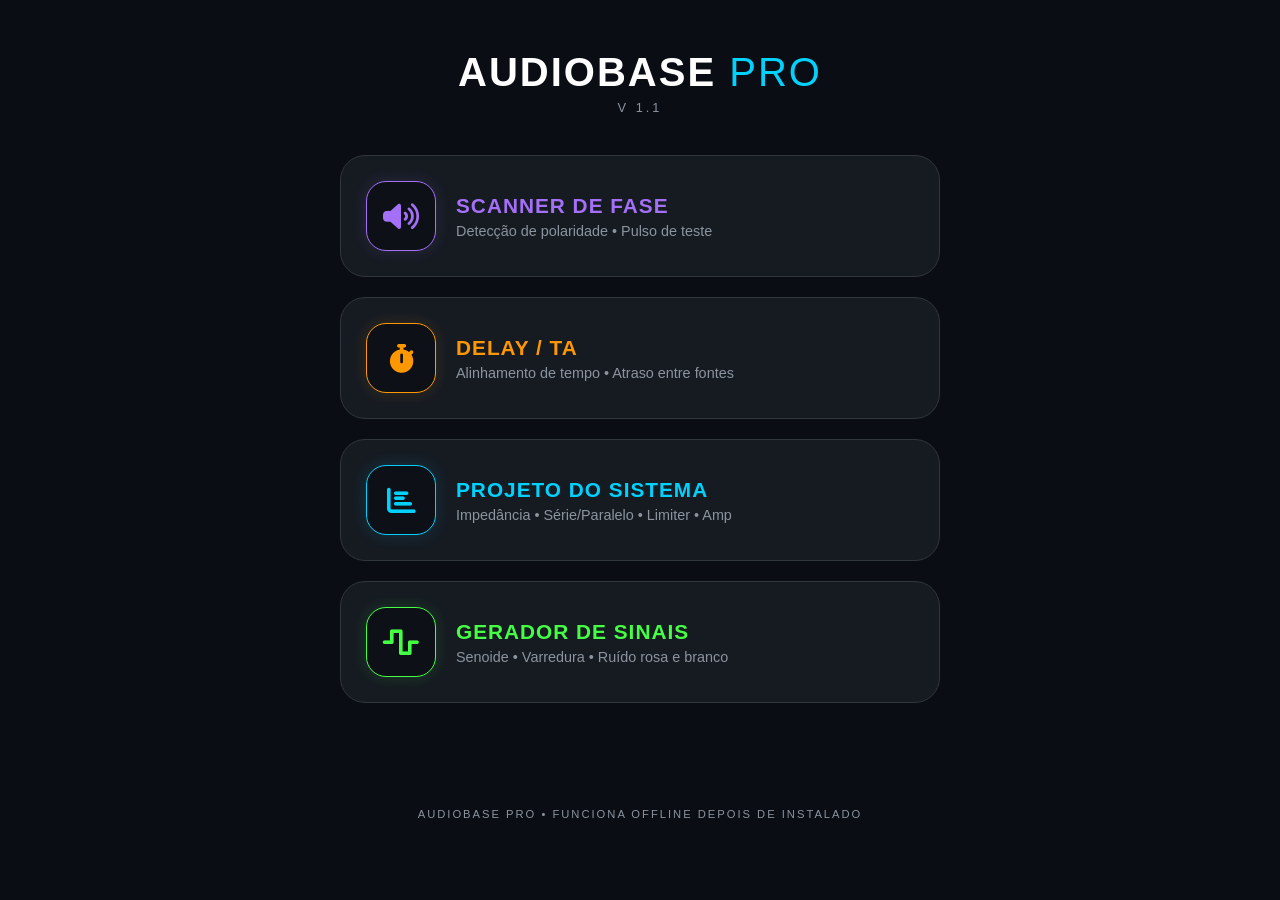
<file: index.html>
<!DOCTYPE html>
<html lang="pt-br">
<head>
    <meta charset="UTF-8">
    <meta name="viewport" content="width=device-width, initial-scale=1.0, viewport-fit=cover">
    <meta name="theme-color" content="#0a0e14">
    <meta name="description" content="Ferramentas de áudio profissional: detector de polaridade, delay, projeto de amplificação e gerador de sinais.">
    <meta name="apple-mobile-web-app-capable" content="yes">
    <meta name="apple-mobile-web-app-status-bar-style" content="black-translucent">
    <meta name="apple-mobile-web-app-title" content="AudioBase">
    <title>AudioBase Pro</title>
    <link rel="manifest" href="manifest.json">
    <link rel="icon" href="icons/icon.svg" type="image/svg+xml">
    <link rel="apple-touch-icon" href="icons/icon-192.png">
    <link rel="stylesheet" href="https://cdnjs.cloudflare.com/ajax/libs/font-awesome/6.5.2/css/all.min.css">
    <link rel="stylesheet" href="style.css">
    <style>
        header { text-align: center; margin: 50px 0 40px; }
        header h1 { font-size: 2.5rem; letter-spacing: 2px; margin: 0 0 5px; }
        header h1 span { color: var(--cyan); font-weight: 300; }
        header p { color: var(--dim); font-size: 0.8rem; letter-spacing: 3px; text-transform: uppercase; margin: 0; }

        .menu { width: 90%; max-width: 600px; display: flex; flex-direction: column; gap: 20px; }

        .card {
            background: var(--card); border: 1px solid var(--border); border-radius: 25px; padding: 25px;
            display: flex; align-items: center; gap: 20px; text-decoration: none; color: inherit;
            transition: transform 0.2s, border-color 0.2s, background 0.2s;
        }
        .card:hover { transform: translateY(-5px); border-color: #58a6ff66; background: var(--card-hover); }

        .icon-box {
            width: 70px; height: 70px; flex-shrink: 0; border-radius: 20px;
            display: flex; align-items: center; justify-content: center; font-size: 1.8rem;
            background: var(--field); border: 1px solid var(--c); color: var(--c);
            box-shadow: 0 0 15px color-mix(in srgb, var(--c) 15%, transparent);
        }
        .card h2 { margin: 0; font-size: 1.3rem; text-transform: uppercase; letter-spacing: 1px; color: var(--c); }
        .card p { margin: 5px 0 0; color: var(--dim); font-size: 0.9rem; }

        .c-orange { --c: var(--orange); }
        .c-cyan   { --c: var(--cyan); }
        .c-purple { --c: var(--purple); }
        .c-green  { --c: var(--green); }

        footer { margin-top: auto; padding: 30px; color: var(--dim); font-size: 0.7rem; letter-spacing: 2px; text-transform: uppercase; text-align: center; }
        #update { display: none; margin-top: 10px; }
        #update button { background: var(--cyan); color: #000; border: 0; border-radius: 20px; padding: 8px 16px; font-weight: bold; cursor: pointer; }

        @media (max-width: 420px) {
            .card { padding: 18px; gap: 15px; }
            .icon-box { width: 56px; height: 56px; font-size: 1.4rem; }
            .card h2 { font-size: 1.05rem; }
            .card p { font-size: 0.8rem; }
        }
    </style>
</head>
<body>

    <header>
        <h1>AUDIOBASE <span>PRO</span></h1>
        <p>V 1.1</p>
    </header>

    <nav class="menu">
        <a href="fase.html" class="card c-purple">
            <div class="icon-box"><i class="fas fa-volume-high"></i></div>
            <div><h2>Scanner de Fase</h2><p>Detecção de polaridade • Pulso de teste</p></div>
        </a>

        <a href="delay.html" class="card c-orange">
            <div class="icon-box"><i class="fas fa-stopwatch"></i></div>
            <div><h2>Delay / TA</h2><p>Alinhamento de tempo • Atraso entre fontes</p></div>
        </a>

        <a href="projeto.html" class="card c-cyan">
            <div class="icon-box"><i class="fas fa-chart-bar"></i></div>
            <div><h2>Projeto do Sistema</h2><p>Impedância • Série/Paralelo • Limiter • Amp</p></div>
        </a>

        <a href="gerador.html" class="card c-green">
            <div class="icon-box"><i class="fas fa-wave-square"></i></div>
            <div><h2>Gerador de Sinais</h2><p>Senoide • Varredura • Ruído rosa e branco</p></div>
        </a>
    </nav>

    <footer>
        AudioBase Pro • Funciona offline depois de instalado
        <div id="update">Nova versão disponível <button onclick="location.reload()">Atualizar</button></div>
    </footer>

    <script>
        // Registra o service worker e avisa quando houver versão nova
        if ('serviceWorker' in navigator) {
            navigator.serviceWorker.register('sw.js').then(reg => {
                reg.addEventListener('updatefound', () => {
                    const w = reg.installing;
                    w && w.addEventListener('statechange', () => {
                        if (w.state === 'installed' && navigator.serviceWorker.controller) {
                            document.getElementById('update').style.display = 'block';
                        }
                    });
                });
            }).catch(() => {});
        }
    </script>
</body>
</html>
</file>
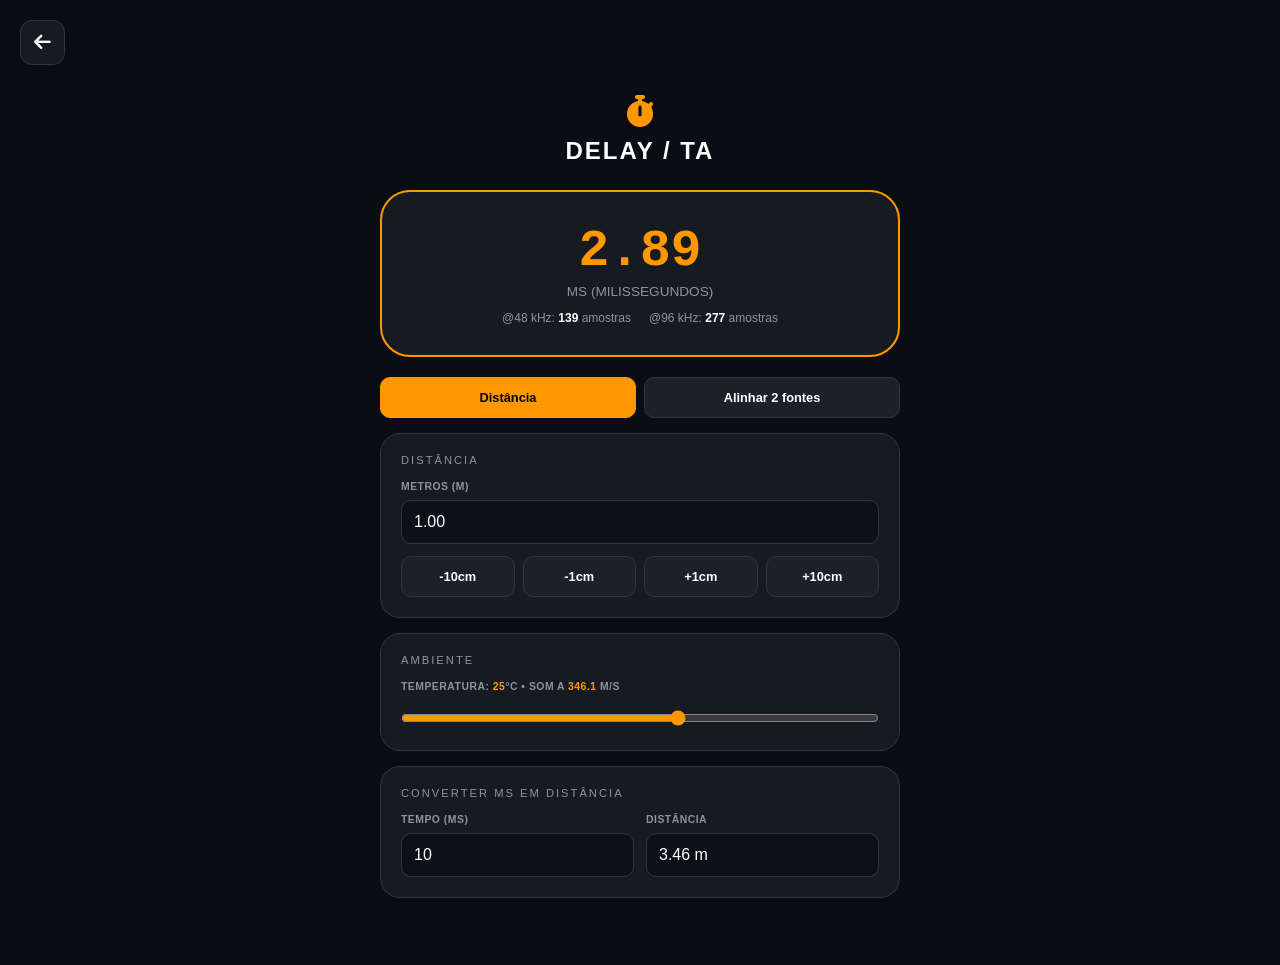
<file: delay.html>
<!DOCTYPE html>
<html lang="pt-br">
<head>
    <meta charset="UTF-8">
    <meta name="viewport" content="width=device-width, initial-scale=1.0, viewport-fit=cover">
    <meta name="theme-color" content="#0a0e14">
    <title>Delay / TA - AudioBase Pro</title>
    <link rel="manifest" href="manifest.json">
    <link rel="apple-touch-icon" href="icons/icon-192.png">
    <link rel="stylesheet" href="https://cdnjs.cloudflare.com/ajax/libs/font-awesome/6.5.2/css/all.min.css">
    <link rel="stylesheet" href="style.css">
    <style>
        .res-main { font-size: 3.2rem; font-family: ui-monospace, Menlo, monospace; }
        .res-extra { display: flex; justify-content: center; gap: 18px; margin-top: 12px; color: var(--dim); font-size: 0.75rem; flex-wrap: wrap; }
        .res-extra b { color: var(--text); }
        .fine-tune { display: grid; grid-template-columns: repeat(4, 1fr); gap: 8px; margin-top: 12px; }
        .tabs { display: grid; grid-template-columns: 1fr 1fr; gap: 8px; margin-bottom: 15px; }
        .who { margin-top: 12px; font-size: 0.85rem; color: var(--text); text-align: center; }
        .who b { color: var(--accent); }
        .hidden { display: none; }
    </style>
</head>
<body class="theme-orange">
    <div class="top-bar">
        <a href="index.html" class="btn-back" aria-label="Voltar"><i class="fas fa-arrow-left"></i></a>
    </div>

    <div class="container">
        <div class="header-page"><i class="fas fa-stopwatch"></i><h1>Delay / TA</h1></div>

        <div class="res-display">
            <div class="res-main" id="res-ms">0.00</div>
            <div class="res-unit">ms (milissegundos)</div>
            <div class="res-extra">
                <span>@48 kHz: <b id="res-s48">0</b> amostras</span>
                <span>@96 kHz: <b id="res-s96">0</b> amostras</span>
            </div>
            <div class="who hidden" id="who"></div>
        </div>

        <div class="tabs">
            <button class="btn-small active" id="tab-dist" onclick="setMode('dist')">Distância</button>
            <button class="btn-small" id="tab-diff" onclick="setMode('diff')">Alinhar 2 fontes</button>
        </div>

        <!-- Modo 1: uma distância -->
        <div class="control-group" id="mode-dist">
            <span class="section-label">Distância</span>
            <label for="dist">Metros (m)</label>
            <input type="number" id="dist" value="1.00" step="0.01" min="0" inputmode="decimal">
            <div class="fine-tune">
                <button class="btn-small" onclick="ajustar('dist', -0.1)">-10cm</button>
                <button class="btn-small" onclick="ajustar('dist', -0.01)">-1cm</button>
                <button class="btn-small" onclick="ajustar('dist', 0.01)">+1cm</button>
                <button class="btn-small" onclick="ajustar('dist', 0.1)">+10cm</button>
            </div>
        </div>

        <!-- Modo 2: diferença entre duas caixas até o ponto de escuta -->
        <div class="control-group hidden" id="mode-diff">
            <span class="section-label">Distância até o ponto de escuta</span>
            <div class="row">
                <div>
                    <label for="dist-a">Fonte A (ex.: PA) m</label>
                    <input type="number" id="dist-a" value="20.00" step="0.01" min="0" inputmode="decimal">
                </div>
                <div>
                    <label for="dist-b">Fonte B (ex.: torre/sub) m</label>
                    <input type="number" id="dist-b" value="8.00" step="0.01" min="0" inputmode="decimal">
                </div>
            </div>
            <div class="note"><i class="fas fa-info-circle"></i> O delay vai na fonte mais próxima, para o som dela chegar junto com o da fonte mais distante.</div>
        </div>

        <div class="control-group">
            <span class="section-label">Ambiente</span>
            <label for="temp">Temperatura: <span id="temp-val" style="color: var(--accent);">25</span>°C • Som a <span id="c-val" style="color: var(--accent);">346.1</span> m/s</label>
            <input type="range" id="temp" min="-10" max="50" value="25">
        </div>

        <div class="control-group">
            <span class="section-label">Converter ms em distância</span>
            <div class="row">
                <div>
                    <label for="ms-in">Tempo (ms)</label>
                    <input type="number" id="ms-in" value="10" step="0.01" min="0" inputmode="decimal">
                </div>
                <div>
                    <label>Distância</label>
                    <input type="text" id="ms-out" readonly>
                </div>
            </div>
        </div>
    </div>

    <script>
        let mode = 'dist';
        const $ = id => document.getElementById(id);

        // Velocidade do som no ar (m/s). Fórmula exata para gás ideal:
        // c = 331.3 * sqrt(1 + T/273.15)
        function speedOfSound(tempC) {
            return 331.3 * Math.sqrt(1 + tempC / 273.15);
        }

        function num(id) {
            const v = parseFloat($(id).value);
            return isNaN(v) || v < 0 ? 0 : v;
        }

        function calcular() {
            const temp = parseFloat($('temp').value);
            const c = speedOfSound(temp);
            $('temp-val').textContent = temp;
            $('c-val').textContent = c.toFixed(1);

            let metros;
            const who = $('who');
            if (mode === 'dist') {
                metros = num('dist');
                who.classList.add('hidden');
            } else {
                const a = num('dist-a'), b = num('dist-b');
                metros = Math.abs(a - b);
                who.classList.remove('hidden');
                if (a === b) who.innerHTML = 'As duas fontes já estão alinhadas.';
                else who.innerHTML = `Aplique o delay na <b>Fonte ${a > b ? 'B' : 'A'}</b> (a mais próxima).`;
            }

            const ms = (metros / c) * 1000;
            $('res-ms').textContent = ms.toFixed(2);
            $('res-s48').textContent = Math.round(ms * 48);
            $('res-s96').textContent = Math.round(ms * 96);

            // Conversor inverso
            const m = num('ms-in') / 1000 * c;
            $('ms-out').value = m.toFixed(2) + ' m';
        }

        function ajustar(id, val) {
            const input = $(id);
            input.value = Math.max(0, (parseFloat(input.value) || 0) + val).toFixed(2);
            calcular();
        }

        function setMode(m) {
            mode = m;
            $('mode-dist').classList.toggle('hidden', m !== 'dist');
            $('mode-diff').classList.toggle('hidden', m !== 'diff');
            $('tab-dist').classList.toggle('active', m === 'dist');
            $('tab-diff').classList.toggle('active', m === 'diff');
            calcular();
        }

        ['dist', 'dist-a', 'dist-b', 'temp', 'ms-in'].forEach(id => $(id).addEventListener('input', calcular));
        calcular();
    </script>
</body>
</html>
</file>
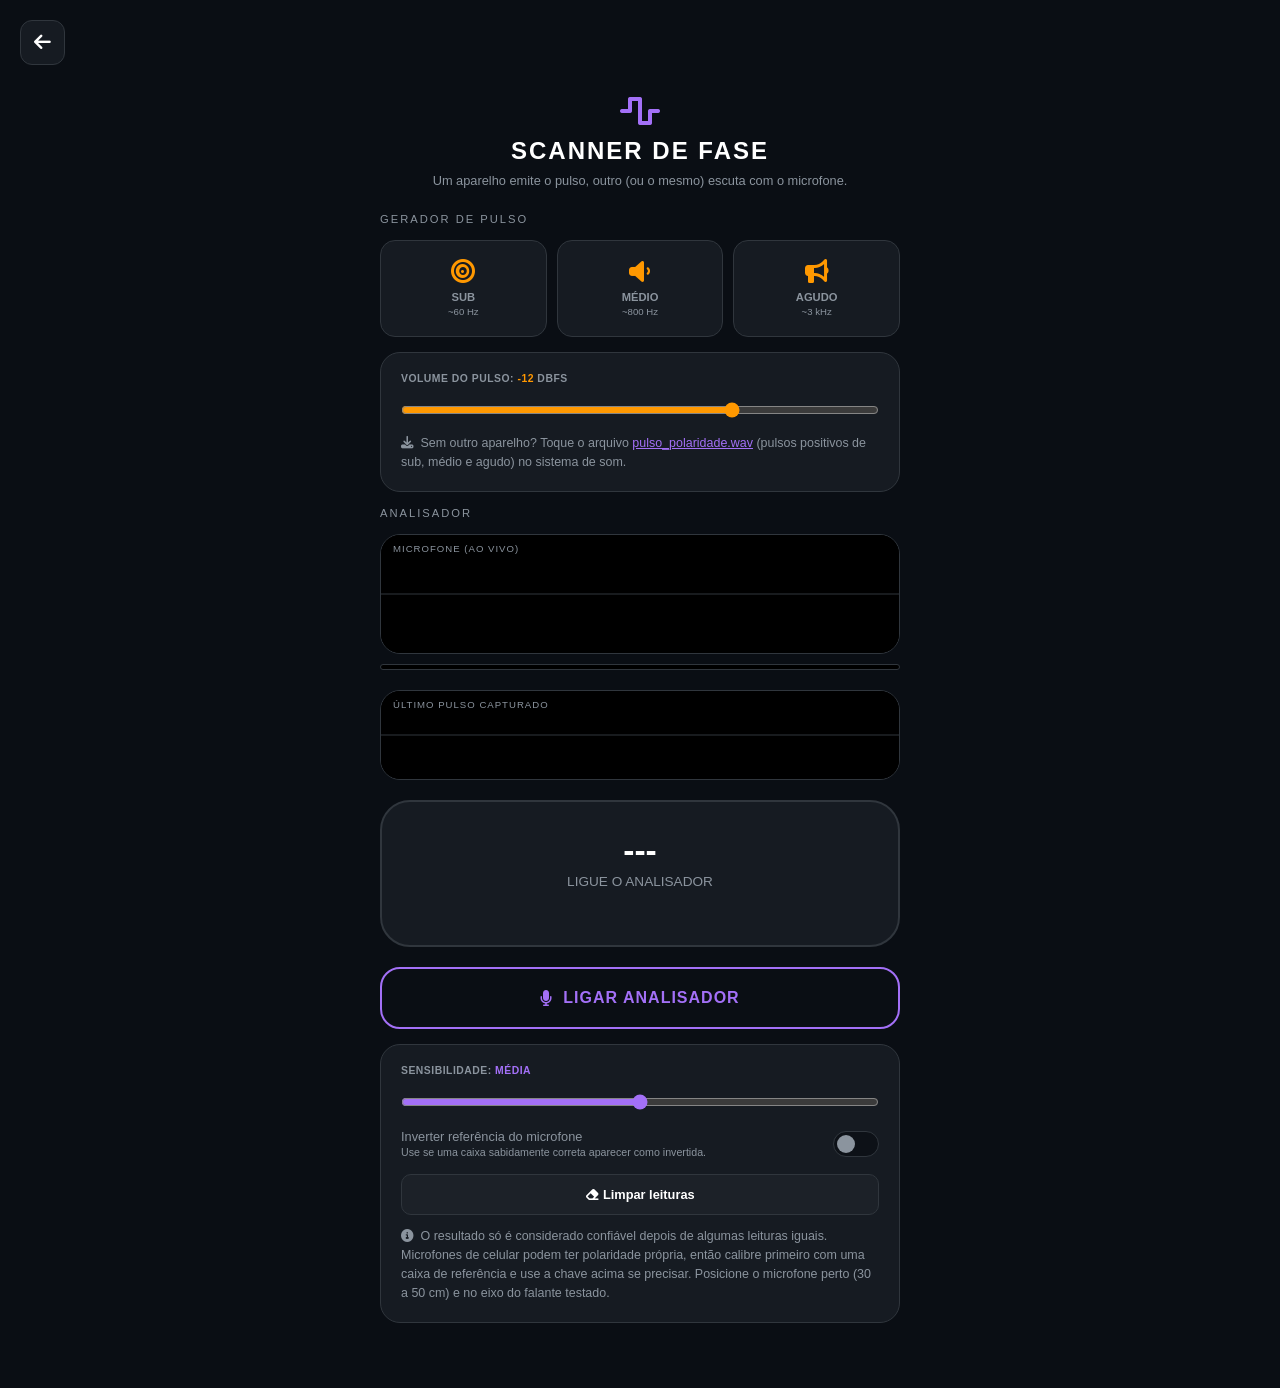
<file: fase.html>
<!DOCTYPE html>
<html lang="pt-br">
<head>
    <meta charset="UTF-8">
    <meta name="viewport" content="width=device-width, initial-scale=1.0, viewport-fit=cover">
    <meta name="theme-color" content="#0a0e14">
    <title>Scanner de Fase - AudioBase Pro</title>
    <link rel="manifest" href="manifest.json">
    <link rel="apple-touch-icon" href="icons/icon-192.png">
    <link rel="stylesheet" href="https://cdnjs.cloudflare.com/ajax/libs/font-awesome/6.5.2/css/all.min.css">
    <link rel="stylesheet" href="style.css">
    <style>
        /* Osciloscópios */
        .scope-box {
            background: #000;
            border: 1px solid var(--border);
            border-radius: 20px;
            height: 120px;
            margin-bottom: 10px;
            overflow: hidden;
            position: relative;
        }
        .scope-box.small { height: 90px; margin-bottom: 20px; }
        .scope-tag {
            position: absolute; top: 8px; left: 12px;
            color: var(--dim); font-size: 0.6rem; letter-spacing: 1px; text-transform: uppercase;
        }
        canvas { width: 100%; height: 100%; display: block; }

        /* Medidor de nível */
        .meter { height: 6px; background: #000; border-radius: 3px; overflow: hidden; margin-bottom: 20px; border: 1px solid var(--border); }
        .meter-fill { height: 100%; width: 0%; background: var(--success); transition: width 0.05s linear; }
        .meter-fill.hot { background: var(--danger); }

        /* Botões de pulso (laranja = saída de sinal) */
        .pa-grid { display: grid; grid-template-columns: 1fr 1fr 1fr; gap: 10px; margin-bottom: 15px; }
        .pa-card {
            background: var(--card); border: 1px solid var(--border); border-radius: 15px;
            padding: 18px 5px; cursor: pointer; text-align: center; transition: 0.2s; color: inherit;
        }
        .pa-card i { font-size: 1.5rem; color: var(--orange); margin-bottom: 8px; display: block; }
        .pa-card span { font-size: 0.7rem; font-weight: bold; color: var(--dim); text-transform: uppercase; display: block; }
        .pa-card small { font-size: 0.6rem; color: var(--dim); }
        .pa-card.playing { border-color: var(--orange); background: rgba(255,152,0,0.1); box-shadow: 0 0 15px rgba(255,152,0,0.2); }
        .pa-card.playing i, .pa-card.playing span { color: #fff; }

        /* Resultado */
        #res-card { border-color: var(--border); }
        #res-card.pos { border-color: var(--success); box-shadow: 0 0 20px rgba(68,255,68,0.12); }
        #res-card.neg { border-color: var(--danger); box-shadow: 0 0 20px rgba(255,77,77,0.12); }
        #res-card.unk { border-color: var(--warning); }
        #res-main { color: var(--text); font-size: 2.1rem; }
        .history { display: flex; justify-content: center; gap: 5px; margin-top: 14px; min-height: 12px; }
        .dot { width: 10px; height: 10px; border-radius: 50%; background: var(--border); }
        .dot.p { background: var(--success); }
        .dot.n { background: var(--danger); }

        .toggle-row { display: flex; align-items: center; justify-content: space-between; gap: 10px; margin-top: 15px; }
        .toggle-row span { color: var(--dim); font-size: 0.8rem; }
        .switch { position: relative; width: 46px; height: 26px; flex-shrink: 0; }
        .switch input { opacity: 0; width: 0; height: 0; }
        .slider { position: absolute; inset: 0; background: var(--field); border: 1px solid var(--border); border-radius: 26px; cursor: pointer; transition: 0.2s; }
        .slider::before { content: ""; position: absolute; width: 18px; height: 18px; left: 3px; top: 3px; background: var(--dim); border-radius: 50%; transition: 0.2s; }
        .switch input:checked + .slider { background: var(--accent); border-color: var(--accent); }
        .switch input:checked + .slider::before { transform: translateX(20px); background: #000; }

        #mic-error { display: none; }
        .download { color: var(--accent); }
    </style>
</head>
<body class="theme-purple">

    <div class="top-bar">
        <a href="index.html" class="btn-back" aria-label="Voltar"><i class="fas fa-arrow-left"></i></a>
    </div>

    <div class="container">

        <div class="header-page">
            <i class="fas fa-wave-square"></i>
            <h1>Scanner de Fase</h1>
            <p>Um aparelho emite o pulso, outro (ou o mesmo) escuta com o microfone.</p>
        </div>

        <!-- ===== EMISSOR ===== -->
        <span class="section-label">Gerador de Pulso</span>
        <div class="pa-grid">
            <button id="btn-sub" class="pa-card" onclick="togglePulse('sub')">
                <i class="fas fa-bullseye"></i><span>Sub</span><small>~60 Hz</small>
            </button>
            <button id="btn-medio" class="pa-card" onclick="togglePulse('medio')">
                <i class="fas fa-volume-down"></i><span>Médio</span><small>~800 Hz</small>
            </button>
            <button id="btn-agudo" class="pa-card" onclick="togglePulse('agudo')">
                <i class="fas fa-bullhorn"></i><span>Agudo</span><small>~3 kHz</small>
            </button>
        </div>
        <div class="control-group">
            <label>Volume do pulso: <span id="vol-val" style="color:var(--orange)">-12</span> dBFS</label>
            <input type="range" id="vol" min="-40" max="0" value="-12" step="1" style="accent-color:var(--orange)">
            <div class="note">
                <i class="fas fa-download"></i> Sem outro aparelho? Toque o arquivo
                <a class="download" href="audio/pulso_polaridade.wav" download>pulso_polaridade.wav</a>
                (pulsos positivos de sub, médio e agudo) no sistema de som.
            </div>
        </div>

        <!-- ===== RECEPTOR ===== -->
        <span class="section-label">Analisador</span>

        <div class="scope-box"><span class="scope-tag">Microfone (ao vivo)</span><canvas id="scope"></canvas></div>
        <div class="meter"><div id="meter" class="meter-fill"></div></div>

        <div class="scope-box small"><span class="scope-tag">Último pulso capturado</span><canvas id="snap"></canvas></div>

        <div id="res-card" class="res-display">
            <div id="res-main" class="res-main">---</div>
            <div id="res-sub" class="res-unit">Ligue o analisador</div>
            <div id="history" class="history"></div>
        </div>

        <div id="mic-error" class="warn-box"></div>

        <button id="btn-mic" class="btn-action" onclick="toggleMic()">
            <i class="fas fa-microphone"></i> Ligar Analisador
        </button>

        <div class="control-group" style="margin-top:15px">
            <label>Sensibilidade: <span id="sens-val" style="color:var(--accent)">média</span></label>
            <input type="range" id="sens" min="1" max="5" value="3" step="1">

            <div class="toggle-row">
                <span>Inverter referência do microfone<br><small>Use se uma caixa sabidamente correta aparecer como invertida.</small></span>
                <label class="switch" style="margin:0"><input type="checkbox" id="mic-invert"><span class="slider"></span></label>
            </div>

            <button class="btn-small" style="width:100%;margin-top:15px" onclick="clearHistory()">
                <i class="fas fa-eraser"></i> Limpar leituras
            </button>

            <div class="note">
                <i class="fas fa-info-circle"></i> O resultado só é considerado confiável depois de algumas leituras iguais.
                Microfones de celular podem ter polaridade própria, então calibre primeiro com uma caixa de referência
                e use a chave acima se precisar. Posicione o microfone perto (30 a 50 cm) e no eixo do falante testado.
            </div>
        </div>
    </div>

    <script>
        // ==========================================================
        // CONFIGURAÇÃO
        // ==========================================================
        // Cada pulso é um "morrinho" positivo (meia janela de Hann).
        // Como ele só vai para cima, o falante deve empurrar o ar para
        // fora primeiro. Se o microfone enxergar o primeiro lobo negativo,
        // a via está com a polaridade invertida.
        const PULSES = {
            sub:   { freq: 60,   label: 'Sub' },
            medio: { freq: 800,  label: 'Médio' },
            agudo: { freq: 3000, label: 'Agudo' }
        };
        const PULSE_INTERVAL_MS = 1000;   // um pulso por segundo
        const HISTORY_SIZE = 10;          // quantas leituras usamos para decidir
        const DEAD_TIME_S = 0.25;         // ignora ecos até 250 ms depois de um pulso
        const SENS_LABELS = ['muito baixa', 'baixa', 'média', 'alta', 'muito alta'];
        const SENS_MIN_LEVEL = [0.12, 0.06, 0.03, 0.015, 0.008]; // limiar mínimo absoluto

        // ==========================================================
        // ESTADO
        // ==========================================================
        let audioCtx = null;
        let micStream = null, micSource = null, hpFilter = null, analyser = null;
        let micActive = false;
        let activePulse = null, pulseTimer = null;
        let lastOnsetTime = -1;
        let history = [];          // +1 ou -1
        let lastSnapshot = null;   // { data, onset, sign }
        let rafId = null;

        const $ = id => document.getElementById(id);

        function initAudio() {
            if (!audioCtx) audioCtx = new (window.AudioContext || window.webkitAudioContext)();
            if (audioCtx.state === 'suspended') audioCtx.resume();
        }

        // ==========================================================
        // EMISSOR DE PULSO
        // ==========================================================
        function makePulseBuffer(freq) {
            const sr = audioCtx.sampleRate;
            const len = Math.max(4, Math.round(sr / (2 * freq))); // meio período
            const buf = audioCtx.createBuffer(1, len, sr);
            const d = buf.getChannelData(0);
            for (let i = 0; i < len; i++) {
                d[i] = Math.sin(Math.PI * (i + 0.5) / len) ** 2; // Hann, sempre >= 0
            }
            return buf;
        }

        function dbToGain(db) { return Math.pow(10, db / 20); }

        function firePulse() {
            if (!activePulse) return;
            const src = audioCtx.createBufferSource();
            src.buffer = makePulseBuffer(PULSES[activePulse].freq);
            const g = audioCtx.createGain();
            g.gain.value = dbToGain(parseFloat($('vol').value));
            src.connect(g).connect(audioCtx.destination);
            src.start();
        }

        function togglePulse(via) {
            initAudio();
            const wasActive = activePulse === via;
            stopPulse();
            if (wasActive) return;
            activePulse = via;
            $(`btn-${via}`).classList.add('playing');
            firePulse();
            pulseTimer = setInterval(firePulse, PULSE_INTERVAL_MS);
        }

        function stopPulse() {
            clearInterval(pulseTimer);
            pulseTimer = null;
            activePulse = null;
            document.querySelectorAll('.pa-card').forEach(c => c.classList.remove('playing'));
        }

        $('vol').addEventListener('input', () => $('vol-val').textContent = $('vol').value);

        // ==========================================================
        // MICROFONE
        // ==========================================================
        async function toggleMic() {
            initAudio();
            if (micActive) { stopMic(); return; }
            $('mic-error').style.display = 'none';

            if (!navigator.mediaDevices || !navigator.mediaDevices.getUserMedia) {
                showMicError('Este navegador não dá acesso ao microfone. Abra a página por HTTPS (ex.: GitHub Pages) num navegador atualizado.');
                return;
            }
            try {
                micStream = await navigator.mediaDevices.getUserMedia({
                    // Sem processamento: cancelamento de eco e AGC estragam a forma de onda
                    audio: { echoCancellation: false, noiseSuppression: false, autoGainControl: false }
                });
            } catch (err) {
                const msg = err && err.name === 'NotAllowedError'
                    ? 'Permissão do microfone negada. Libere o microfone nas configurações do navegador para este site.'
                    : 'Não foi possível abrir o microfone (' + (err && err.name || 'erro') + ').';
                showMicError(msg);
                return;
            }

            micSource = audioCtx.createMediaStreamSource(micStream);
            // Passa-altas em 20 Hz: tira offset DC e vento sem mexer na polaridade das vias
            hpFilter = audioCtx.createBiquadFilter();
            hpFilter.type = 'highpass';
            hpFilter.frequency.value = 20;
            hpFilter.Q.value = 0.5;
            analyser = audioCtx.createAnalyser();
            analyser.fftSize = 8192; // ~170 ms a 48 kHz
            micSource.connect(hpFilter).connect(analyser);

            micActive = true;
            lastOnsetTime = -1;
            $('btn-mic').classList.add('active');
            $('btn-mic').innerHTML = '<i class="fas fa-stop"></i> Desligar Analisador';
            $('res-sub').textContent = 'Aguardando pulso...';
            loop();
        }

        function stopMic() {
            micActive = false;
            cancelAnimationFrame(rafId);
            if (micStream) micStream.getTracks().forEach(t => t.stop());
            if (micSource) micSource.disconnect();
            micStream = micSource = hpFilter = analyser = null;
            $('btn-mic').classList.remove('active');
            $('btn-mic').innerHTML = '<i class="fas fa-microphone"></i> Ligar Analisador';
            $('meter').style.width = '0%';
            $('res-sub').textContent = 'Analisador desligado';
        }

        function showMicError(msg) {
            $('mic-error').textContent = msg;
            $('mic-error').style.display = 'block';
        }

        // ==========================================================
        // DETECÇÃO
        // ==========================================================
        let buf = null;

        function loop() {
            if (!micActive) return;
            if (!buf || buf.length !== analyser.fftSize) buf = new Float32Array(analyser.fftSize);
            analyser.getFloatTimeDomainData(buf);

            drawWave($('scope'), buf, 0, buf.length, '#a370f7');
            updateMeter(buf);
            detect(buf);

            rafId = requestAnimationFrame(loop);
        }

        function updateMeter(d) {
            let peak = 0;
            for (let i = 0; i < d.length; i++) { const a = Math.abs(d[i]); if (a > peak) peak = a; }
            const m = $('meter');
            m.style.width = Math.min(100, peak * 100) + '%';
            m.classList.toggle('hot', peak > 0.98);
        }

        // Estimativa robusta do ruído de fundo: mediana de |x|.
        // Um pulso ocupa poucos ms do buffer, então não contamina a mediana.
        function noiseFloor(d) {
            const step = 4; // amostragem esparsa para economizar CPU
            const tmp = [];
            for (let i = 0; i < d.length; i += step) tmp.push(Math.abs(d[i]));
            tmp.sort((a, b) => a - b);
            return tmp[tmp.length >> 1] * 1.4826; // mediana -> desvio padrão aproximado
        }

        function detect(d) {
            const sr = audioCtx.sampleRate;
            const sensIdx = parseInt($('sens').value) - 1;
            const sigma = noiseFloor(d);
            const threshold = Math.max(SENS_MIN_LEVEL[sensIdx], sigma * 8);
            const win = Math.round(0.012 * sr);   // analisa 12 ms após o início
            const pre = Math.round(0.002 * sr);   // e guarda 2 ms antes para o desenho

            // 1) Início do evento: primeira amostra acima do limiar
            let onset = -1;
            for (let i = 0; i < d.length; i++) {
                if (Math.abs(d[i]) > threshold) { onset = i; break; }
            }
            if (onset < 0) return;
            if (onset + win >= d.length) return; // pulso ainda chegando; espera o próximo quadro

            // 2) Evita contar o mesmo pulso várias vezes (os quadros se sobrepõem)
            const onsetTime = audioCtx.currentTime - (d.length - onset) / sr;
            if (lastOnsetTime >= 0 && Math.abs(onsetTime - lastOnsetTime) < DEAD_TIME_S) return;
            if (lastOnsetTime >= 0 && onsetTime < lastOnsetTime) return;
            lastOnsetTime = onsetTime;

            // 3) Pico máximo na janela e primeiro lobo significativo (>= 50% do pico)
            let peak = 0;
            for (let i = onset; i < onset + win; i++) peak = Math.max(peak, Math.abs(d[i]));
            let sign = 0;
            for (let i = onset; i < onset + win; i++) {
                if (Math.abs(d[i]) >= 0.5 * peak) { sign = Math.sign(d[i]); break; }
            }
            if (!sign) return;
            if ($('mic-invert').checked) sign = -sign;

            const start = Math.max(0, onset - pre);
            lastSnapshot = { data: d.slice(start, onset + win), onset: onset - start, sign };
            drawSnapshot();

            const clipped = peak > 0.98;
            addReading(sign, peak / Math.max(sigma, 1e-6), clipped);
        }

        function addReading(sign, snr, clipped) {
            history.push(sign);
            if (history.length > HISTORY_SIZE) history.shift();
            renderResult(clipped, snr);
        }

        function clearHistory() {
            history = [];
            lastSnapshot = null;
            clearCanvas($('snap'));
            renderResult(false, 0);
        }

        function renderResult(clipped, snr) {
            const card = $('res-card'), main = $('res-main'), sub = $('res-sub');
            const n = history.length;
            $('history').innerHTML = history.map(s => `<span class="dot ${s > 0 ? 'p' : 'n'}"></span>`).join('');

            if (n === 0) {
                card.className = 'res-display';
                main.textContent = '---';
                sub.textContent = micActive ? 'Aguardando pulso...' : 'Ligue o analisador';
                return;
            }

            const pos = history.filter(s => s > 0).length;
            const ratio = pos / n;
            let extra = clipped ? ' • SINAL SATURADO, afaste o microfone' : '';
            if (n < 3) {
                card.className = 'res-display unk';
                main.textContent = history[n - 1] > 0 ? 'NORMAL (+)?' : 'INVERTIDA (-)?';
                sub.textContent = `Confirmando... ${n} de 3 leituras${extra}`;
            } else if (ratio >= 0.7) {
                card.className = 'res-display pos';
                main.textContent = 'NORMAL (+)';
                sub.textContent = `${pos} de ${n} leituras positivas${extra}`;
            } else if (ratio <= 0.3) {
                card.className = 'res-display neg';
                main.textContent = 'INVERTIDA (-)';
                sub.textContent = `${n - pos} de ${n} leituras negativas${extra}`;
            } else {
                card.className = 'res-display unk';
                main.textContent = 'INCONCLUSIVO';
                sub.textContent = 'Leituras misturadas: aproxime o mic ou reduza o ruído' + extra;
            }
        }

        $('sens').addEventListener('input', () => $('sens-val').textContent = SENS_LABELS[$('sens').value - 1]);

        // ==========================================================
        // DESENHO
        // ==========================================================
        // Ajusta a resolução do canvas à tela (fica nítido no Retina)
        function fitCanvas(c) {
            const dpr = window.devicePixelRatio || 1;
            const w = Math.round(c.clientWidth * dpr), h = Math.round(c.clientHeight * dpr);
            if (c.width !== w || c.height !== h) { c.width = w; c.height = h; }
            return c.getContext('2d');
        }

        function clearCanvas(c) {
            const ctx = fitCanvas(c);
            ctx.fillStyle = '#000';
            ctx.fillRect(0, 0, c.width, c.height);
            ctx.strokeStyle = '#30363d';
            ctx.beginPath(); ctx.moveTo(0, c.height / 2); ctx.lineTo(c.width, c.height / 2); ctx.stroke();
            return ctx;
        }

        function drawWave(c, d, from, to, color, scale = 1) {
            const ctx = clearCanvas(c);
            const n = to - from;
            ctx.lineWidth = 2 * (window.devicePixelRatio || 1);
            ctx.strokeStyle = color;
            ctx.beginPath();
            for (let i = 0; i < n; i++) {
                const x = (i / (n - 1)) * c.width;
                const y = c.height / 2 - d[from + i] * scale * (c.height / 2) * 0.9;
                i === 0 ? ctx.moveTo(x, y) : ctx.lineTo(x, y);
            }
            ctx.stroke();
            return ctx;
        }

        function drawSnapshot() {
            if (!lastSnapshot) return;
            const { data, onset, sign } = lastSnapshot;
            let peak = 1e-6;
            for (const v of data) peak = Math.max(peak, Math.abs(v));
            const c = $('snap');
            const ctx = drawWave(c, data, 0, data.length, sign > 0 ? '#44ff44' : '#ff4d4d', 1 / peak);
            const x = (onset / (data.length - 1)) * c.width;
            ctx.strokeStyle = 'rgba(255,255,255,0.35)';
            ctx.setLineDash([4, 4]);
            ctx.beginPath(); ctx.moveTo(x, 0); ctx.lineTo(x, c.height); ctx.stroke();
            ctx.setLineDash([]);
        }

        window.addEventListener('resize', () => {
            clearCanvas($('scope'));
            if (lastSnapshot) drawSnapshot(); else clearCanvas($('snap'));
        });
        clearCanvas($('scope'));
        clearCanvas($('snap'));
    </script>
</body>
</html>
</file>
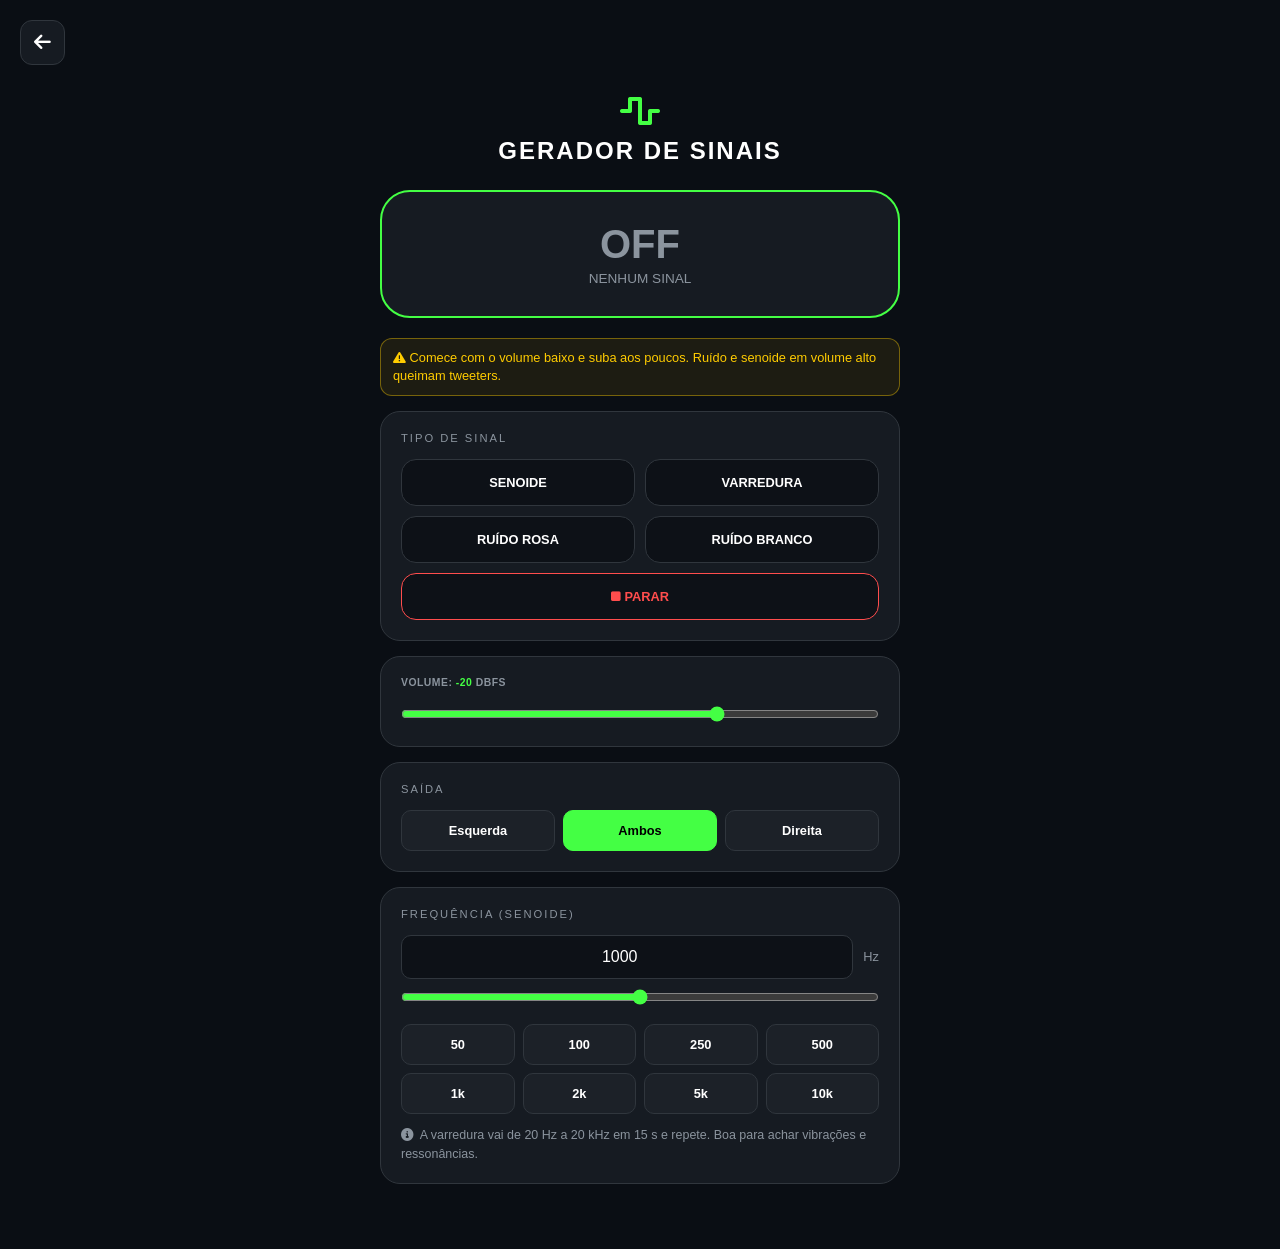
<file: gerador.html>
<!DOCTYPE html>
<html lang="pt-br">
<head>
    <meta charset="UTF-8">
    <meta name="viewport" content="width=device-width, initial-scale=1.0, viewport-fit=cover">
    <meta name="theme-color" content="#0a0e14">
    <title>Gerador de Sinais - AudioBase Pro</title>
    <link rel="manifest" href="manifest.json">
    <link rel="apple-touch-icon" href="icons/icon-192.png">
    <link rel="stylesheet" href="https://cdnjs.cloudflare.com/ajax/libs/font-awesome/6.5.2/css/all.min.css">
    <link rel="stylesheet" href="style.css">
    <style>
        .btn-grid { display: grid; grid-template-columns: 1fr 1fr; gap: 10px; }
        .btn-gen {
            background: var(--field); border: 1px solid var(--border); color: var(--text);
            padding: 15px; border-radius: 15px; font-weight: bold; cursor: pointer;
            text-transform: uppercase; font-size: 0.8rem;
        }
        .btn-gen.active { background: var(--accent); color: #000; border-color: var(--accent); }
        .btn-stop { border-color: var(--danger); color: var(--danger); }
        .preset-grid { display: grid; grid-template-columns: repeat(4, 1fr); gap: 8px; margin-top: 15px; }
        .seg { display: grid; grid-template-columns: repeat(3, 1fr); gap: 8px; }
        .freq-row { display: grid; grid-template-columns: 1fr auto; gap: 10px; align-items: center; }
        .freq-row input { text-align: center; }
        .freq-row span { color: var(--dim); font-size: 0.8rem; }
        #res-display.off .res-main { color: var(--dim); }
    </style>
</head>
<body class="theme-green">
    <div class="top-bar">
        <a href="index.html" class="btn-back" aria-label="Voltar"><i class="fas fa-arrow-left"></i></a>
    </div>

    <div class="container">
        <div class="header-page"><i class="fas fa-wave-square"></i><h1>Gerador de Sinais</h1></div>

        <div id="res-display" class="res-display off">
            <div class="res-main" id="freq-display">OFF</div>
            <div class="res-unit" id="sub-display">Nenhum sinal</div>
        </div>

        <div class="warn-box">
            <i class="fas fa-triangle-exclamation"></i>
            Comece com o volume baixo e suba aos poucos. Ruído e senoide em volume alto queimam tweeters.
        </div>

        <div class="control-group">
            <span class="section-label">Tipo de Sinal</span>
            <div class="btn-grid">
                <button class="btn-gen" id="btn-sine" onclick="startSignal('sine')">Senoide</button>
                <button class="btn-gen" id="btn-sweep" onclick="startSignal('sweep')">Varredura</button>
                <button class="btn-gen" id="btn-pink" onclick="startSignal('pink')">Ruído Rosa</button>
                <button class="btn-gen" id="btn-white" onclick="startSignal('white')">Ruído Branco</button>
            </div>
            <button class="btn-gen btn-stop" style="width:100%;margin-top:10px" onclick="stopAll()">
                <i class="fas fa-stop"></i> Parar
            </button>
        </div>

        <div class="control-group">
            <label>Volume: <span id="vol-val" style="color:var(--accent)">-20</span> dBFS</label>
            <input type="range" id="vol" min="-60" max="0" value="-20" step="1">
        </div>

        <div class="control-group">
            <span class="section-label">Saída</span>
            <div class="seg">
                <button class="btn-small" data-pan="-1" onclick="setPan(-1)">Esquerda</button>
                <button class="btn-small active" data-pan="0" onclick="setPan(0)">Ambos</button>
                <button class="btn-small" data-pan="1" onclick="setPan(1)">Direita</button>
            </div>
        </div>

        <div class="control-group" id="freq-control">
            <span class="section-label">Frequência (senoide)</span>
            <div class="freq-row">
                <input type="number" id="freq-input" min="20" max="20000" value="1000" step="1">
                <span>Hz</span>
            </div>
            <!-- Slider logarítmico: posição 0..1000 mapeada para 20 Hz..20 kHz -->
            <input type="range" id="freq-slider" min="0" max="1000" value="500" step="1">
            <div class="preset-grid">
                <button class="btn-small" onclick="setFreq(50)">50</button>
                <button class="btn-small" onclick="setFreq(100)">100</button>
                <button class="btn-small" onclick="setFreq(250)">250</button>
                <button class="btn-small" onclick="setFreq(500)">500</button>
                <button class="btn-small" onclick="setFreq(1000)">1k</button>
                <button class="btn-small" onclick="setFreq(2000)">2k</button>
                <button class="btn-small" onclick="setFreq(5000)">5k</button>
                <button class="btn-small" onclick="setFreq(10000)">10k</button>
            </div>
            <div class="note"><i class="fas fa-info-circle"></i> A varredura vai de 20 Hz a 20 kHz em 15 s e repete. Boa para achar vibrações e ressonâncias.</div>
        </div>
    </div>

    <script>
        const F_MIN = 20, F_MAX = 20000;
        const FADE = 0.03;           // 30 ms de fade para não estalar
        const SWEEP_SECONDS = 15;

        let audioCtx, master, panner;
        let src = null;              // fonte tocando agora (oscilador ou buffer)
        let srcGain = null;          // envelope da fonte atual
        let current = null;          // 'sine' | 'sweep' | 'pink' | 'white'
        let sweepTimer = null;
        const noiseCache = {};

        const $ = id => document.getElementById(id);

        function init() {
            if (!audioCtx) {
                audioCtx = new (window.AudioContext || window.webkitAudioContext)();
                // cadeia: fonte -> envelope -> volume geral -> panorâmico -> saída
                master = audioCtx.createGain();
                master.gain.value = dbToGain($('vol').value);
                panner = audioCtx.createStereoPanner ? audioCtx.createStereoPanner() : null;
                if (panner) master.connect(panner).connect(audioCtx.destination);
                else master.connect(audioCtx.destination);
            }
            if (audioCtx.state === 'suspended') audioCtx.resume();
        }

        function dbToGain(db) { return Math.pow(10, db / 20); }

        // ---------- conversão do slider logarítmico ----------
        function posToFreq(p) { return F_MIN * Math.pow(F_MAX / F_MIN, p / 1000); }
        function freqToPos(f) { return 1000 * Math.log(f / F_MIN) / Math.log(F_MAX / F_MIN); }
        function fmtHz(f) { return f >= 1000 ? (f / 1000).toFixed(f >= 10000 ? 1 : 2).replace(/\.?0+$/, '') + ' kHz' : Math.round(f) + ' Hz'; }

        // ---------- ruídos (gerados uma vez e reaproveitados) ----------
        function noiseBuffer(type) {
            if (noiseCache[type]) return noiseCache[type];
            const sr = audioCtx.sampleRate;
            const size = 10 * sr; // 10 s para o loop não ficar perceptível
            const buffer = audioCtx.createBuffer(1, size, sr);
            const d = buffer.getChannelData(0);
            if (type === 'white') {
                for (let i = 0; i < size; i++) d[i] = Math.random() * 2 - 1;
            } else {
                // Filtro de Paul Kellet para ruído rosa (-3 dB/oitava)
                let b0 = 0, b1 = 0, b2 = 0, b3 = 0, b4 = 0, b5 = 0, b6 = 0;
                for (let i = 0; i < size; i++) {
                    const w = Math.random() * 2 - 1;
                    b0 = 0.99886 * b0 + w * 0.0555179; b1 = 0.99332 * b1 + w * 0.0750759;
                    b2 = 0.96900 * b2 + w * 0.1538520; b3 = 0.86650 * b3 + w * 0.3104856;
                    b4 = 0.55000 * b4 + w * 0.5329522; b5 = -0.7616 * b5 - w * 0.0168980;
                    d[i] = b0 + b1 + b2 + b3 + b4 + b5 + b6 + w * 0.5362;
                    b6 = w * 0.115926;
                }
            }
            // Normaliza para o mesmo nível RMS (-12 dBFS) nos dois ruídos
            let sum = 0;
            for (let i = 0; i < size; i++) sum += d[i] * d[i];
            const k = dbToGain(-12) / Math.sqrt(sum / size);
            for (let i = 0; i < size; i++) d[i] = Math.max(-1, Math.min(1, d[i] * k));
            return (noiseCache[type] = buffer);
        }

        // ---------- iniciar / parar ----------
        function startSignal(type) {
            init();
            stopAll(true);
            current = type;
            const now = audioCtx.currentTime;

            srcGain = audioCtx.createGain();
            srcGain.gain.setValueAtTime(0, now);
            srcGain.gain.linearRampToValueAtTime(1, now + FADE);
            srcGain.connect(master);

            if (type === 'sine' || type === 'sweep') {
                src = audioCtx.createOscillator();
                src.type = 'sine';
                if (type === 'sine') {
                    src.frequency.setValueAtTime(currentFreq(), now);
                } else {
                    scheduleSweep(now);
                }
            } else {
                src = audioCtx.createBufferSource();
                src.buffer = noiseBuffer(type);
                src.loop = true;
            }
            src.connect(srcGain);
            src.start(now);

            $('btn-' + type).classList.add('active');
            $('res-display').classList.remove('off');
            updateDisplay();
        }

        function scheduleSweep(t) {
            src.frequency.setValueAtTime(F_MIN, t);
            src.frequency.exponentialRampToValueAtTime(F_MAX, t + SWEEP_SECONDS);
            // Agenda o próximo ciclo e atualiza o display
            const t0 = t;
            clearInterval(sweepTimer);
            sweepTimer = setInterval(() => {
                if (current !== 'sweep') return;
                const el = audioCtx.currentTime - t0;
                if (el >= SWEEP_SECONDS) { scheduleSweep(audioCtx.currentTime); return; }
                $('freq-display').textContent = fmtHz(F_MIN * Math.pow(F_MAX / F_MIN, el / SWEEP_SECONDS));
            }, 100);
        }

        // silent = true quando vamos trocar de sinal logo em seguida
        function stopAll(silent) {
            clearInterval(sweepTimer);
            if (src && audioCtx) {
                const now = audioCtx.currentTime;
                const g = srcGain, s = src;
                g.gain.cancelScheduledValues(now);
                g.gain.setValueAtTime(g.gain.value, now);
                g.gain.linearRampToValueAtTime(0, now + FADE);
                s.stop(now + FADE + 0.01);
                s.onended = () => g.disconnect();
            }
            src = srcGain = null;
            current = null;
            document.querySelectorAll('.btn-gen').forEach(b => b.classList.remove('active'));
            if (!silent) {
                $('res-display').classList.add('off');
                $('freq-display').textContent = 'OFF';
                $('sub-display').textContent = 'Nenhum sinal';
            }
        }

        function updateDisplay() {
            const names = { sine: 'Senoide', sweep: 'Varredura 20 Hz a 20 kHz', pink: 'Ruído rosa', white: 'Ruído branco' };
            $('sub-display').textContent = names[current] + ' • ' + $('vol').value + ' dBFS';
            if (current === 'sine') $('freq-display').textContent = fmtHz(currentFreq());
            if (current === 'pink') $('freq-display').textContent = 'PINK';
            if (current === 'white') $('freq-display').textContent = 'WHITE';
        }

        // ---------- frequência ----------
        function currentFreq() {
            const f = parseFloat($('freq-input').value);
            return Math.min(F_MAX, Math.max(F_MIN, isNaN(f) ? 1000 : f));
        }

        function setFreq(f, fromSlider) {
            f = Math.min(F_MAX, Math.max(F_MIN, f));
            $('freq-input').value = Math.round(f);
            if (!fromSlider) $('freq-slider').value = freqToPos(f);
            if (current === 'sine' && src) {
                // rampa curta evita "zíper" ao arrastar
                src.frequency.setTargetAtTime(f, audioCtx.currentTime, 0.01);
                updateDisplay();
            }
        }

        $('freq-slider').addEventListener('input', e => setFreq(posToFreq(+e.target.value), true));
        $('freq-input').addEventListener('change', () => setFreq(currentFreq()));

        // ---------- volume e saída ----------
        $('vol').addEventListener('input', e => {
            $('vol-val').textContent = e.target.value;
            if (master) master.gain.setTargetAtTime(dbToGain(e.target.value), audioCtx.currentTime, 0.02);
            if (current) updateDisplay();
        });

        function setPan(v) {
            document.querySelectorAll('[data-pan]').forEach(b => b.classList.toggle('active', +b.dataset.pan === v));
            init();
            if (panner) panner.pan.setValueAtTime(v, audioCtx.currentTime);
        }

        // Para o som se o usuário sair da página
        window.addEventListener('pagehide', () => stopAll());
    </script>
</body>
</html>
</file>
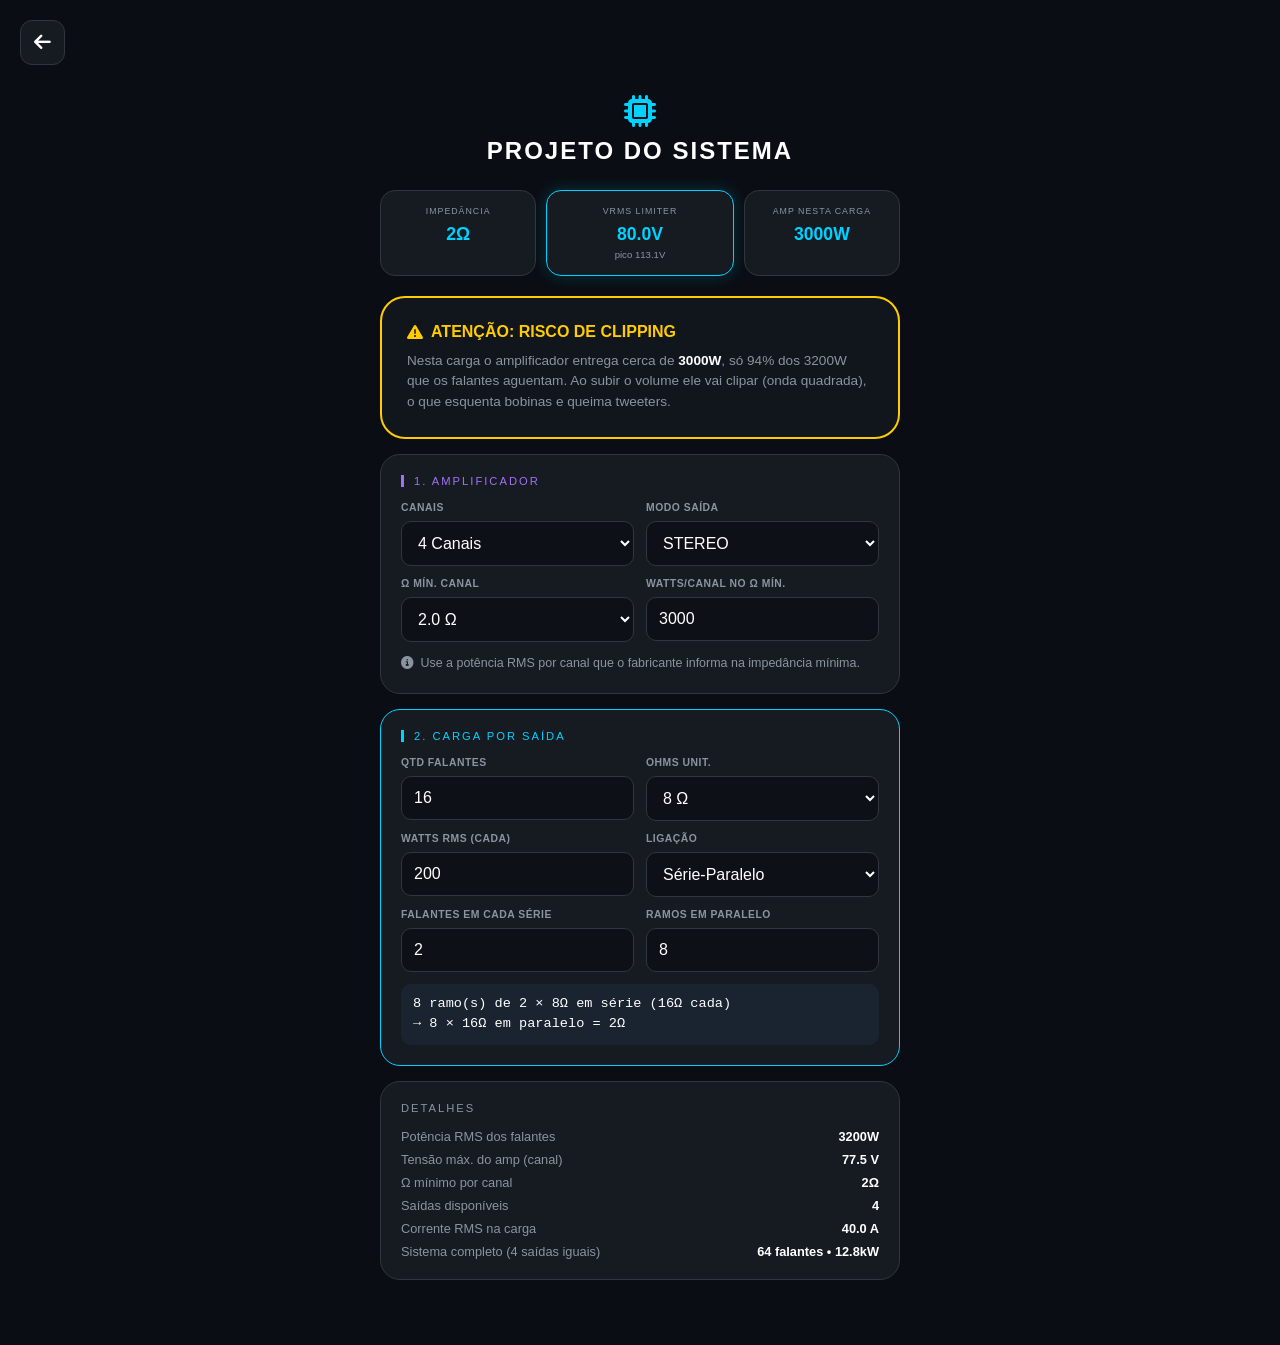
<file: projeto.html>
<!DOCTYPE html>
<html lang="pt-br">
<head>
    <meta charset="UTF-8">
    <meta name="viewport" content="width=device-width, initial-scale=1.0, viewport-fit=cover">
    <meta name="theme-color" content="#0a0e14">
    <title>Projeto do Sistema - AudioBase Pro</title>
    <link rel="manifest" href="manifest.json">
    <link rel="apple-touch-icon" href="icons/icon-192.png">
    <link rel="stylesheet" href="https://cdnjs.cloudflare.com/ajax/libs/font-awesome/6.5.2/css/all.min.css">
    <link rel="stylesheet" href="style.css">
    <style>
        .results-grid { display: grid; grid-template-columns: 1fr 1.2fr 1fr; gap: 10px; margin-bottom: 20px; }
        .res-item { background: var(--card); border: 1px solid var(--border); border-radius: 15px; padding: 15px 5px; text-align: center; }
        .res-item.active { border-color: var(--accent); box-shadow: 0 0 15px rgba(0,210,255,0.2); }
        .res-item .lab { color: var(--dim); font-size: 0.55rem; text-transform: uppercase; display: block; margin-bottom: 8px; letter-spacing: 1px; }
        .res-item .val { color: var(--accent); font-size: 1.1rem; font-weight: bold; font-variant-numeric: tabular-nums; }
        .res-item .sub { color: var(--dim); font-size: 0.6rem; display: block; margin-top: 4px; }

        .group-title {
            color: var(--purple); font-size: 0.7rem; text-transform: uppercase; letter-spacing: 2px;
            margin-bottom: 15px; display: flex; align-items: center; justify-content: space-between;
            border-left: 3px solid var(--purple); padding-left: 10px;
        }
        .group-title.cyan { color: var(--accent); border-color: var(--accent); }
        .bridge-badge { background: var(--purple); color: #000; font-size: 0.6rem; padding: 2px 8px; border-radius: 4px; font-weight: bold; display: none; letter-spacing: 0; }

        .config-preview {
            background: #1a2330; padding: 10px 12px; border-radius: 10px; margin-top: 12px;
            font-family: ui-monospace, Menlo, monospace; font-size: 0.85rem; line-height: 1.5; white-space: pre-line;
        }
        .config-preview.bad { color: var(--warning); }

        .analysis-card { background: #11151c; border: 2px solid var(--border); border-radius: 25px; padding: 25px; transition: border-color 0.3s ease; margin-bottom: 15px; }
        .status-title { font-size: 1rem; font-weight: bold; margin-bottom: 10px; display: flex; align-items: center; gap: 8px; }
        .status-desc { color: var(--dim); font-size: 0.85rem; line-height: 1.5; }
        .status-desc b { color: #fff; }

        .details { display: grid; grid-template-columns: 1fr 1fr; gap: 8px 15px; font-size: 0.8rem; }
        .details span { color: var(--dim); }
        .details b { text-align: right; font-variant-numeric: tabular-nums; }
        .hidden { display: none !important; }
    </style>
</head>
<body class="theme-cyan">

    <div class="top-bar">
        <a href="index.html" class="btn-back" aria-label="Voltar"><i class="fas fa-arrow-left"></i></a>
    </div>

    <div class="container">
        <div class="header-page"><i class="fas fa-microchip"></i><h1>Projeto do Sistema</h1></div>

        <!-- Resultados rápidos -->
        <div class="results-grid">
            <div class="res-item"><span class="lab">Impedância</span><span class="val" id="res-imp">0Ω</span></div>
            <div class="res-item active"><span class="lab">Vrms Limiter</span><span class="val" id="res-vrms">0V</span><span class="sub" id="res-vpk">pico 0V</span></div>
            <div class="res-item"><span class="lab">Amp nesta carga</span><span class="val" id="res-pot">0W</span></div>
        </div>

        <!-- Análise -->
        <div id="status-card" class="analysis-card">
            <div id="status-title" class="status-title">ANÁLISE</div>
            <div id="status-desc" class="status-desc">Preencha os dados para analisar o cenário.</div>
        </div>

        <!-- 1. Amplificador -->
        <div class="control-group">
            <span class="group-title">1. Amplificador <span id="bridge-badge" class="bridge-badge">MODO PONTE</span></span>
            <div class="row">
                <div>
                    <label for="a-ch">Canais</label>
                    <select id="a-ch">
                        <option value="1">1 Canal (Mono)</option>
                        <option value="2">2 Canais</option>
                        <option value="4" selected>4 Canais</option>
                    </select>
                </div>
                <div>
                    <label for="a-mo">Modo Saída</label>
                    <select id="a-mo">
                        <option value="st">STEREO</option>
                        <option value="br">BRIDGE</option>
                    </select>
                </div>
            </div>
            <div class="row">
                <div>
                    <label for="a-min">Ω Mín. Canal</label>
                    <select id="a-min">
                        <option value="0.5">0.5 Ω</option>
                        <option value="1">1.0 Ω</option>
                        <option value="2" selected>2.0 Ω</option>
                        <option value="4">4.0 Ω</option>
                        <option value="8">8.0 Ω</option>
                    </select>
                </div>
                <div>
                    <label for="a-w">Watts/Canal no Ω mín.</label>
                    <input type="number" id="a-w" value="3000" min="0" inputmode="numeric">
                </div>
            </div>
            <div class="note"><i class="fas fa-info-circle"></i> Use a potência RMS por canal que o fabricante informa na impedância mínima.</div>
        </div>

        <!-- 2. Carga -->
        <div class="control-group" style="border-color: var(--accent)">
            <span class="group-title cyan">2. Carga por Saída</span>
            <div class="row">
                <div>
                    <label for="q">Qtd Falantes</label>
                    <input type="number" id="q" value="16" min="1" step="1" inputmode="numeric">
                </div>
                <div>
                    <label for="f-i">Ohms Unit.</label>
                    <select id="f-i">
                        <option value="2">2 Ω</option>
                        <option value="4">4 Ω</option>
                        <option value="8" selected>8 Ω</option>
                        <option value="16">16 Ω</option>
                    </select>
                </div>
            </div>
            <div class="row">
                <div>
                    <label for="f-w">Watts RMS (cada)</label>
                    <input type="number" id="f-w" value="200" min="0" inputmode="numeric">
                </div>
                <div>
                    <label for="t">Ligação</label>
                    <select id="t">
                        <option value="p">Paralelo</option>
                        <option value="s">Série</option>
                        <option value="sp" selected>Série-Paralelo</option>
                    </select>
                </div>
            </div>
            <div class="row" id="sp-row">
                <div>
                    <label for="n-serie">Falantes em cada série</label>
                    <input type="number" id="n-serie" value="2" min="1" step="1" inputmode="numeric">
                </div>
                <div>
                    <label>Ramos em paralelo</label>
                    <input type="text" id="n-ramos" readonly>
                </div>
            </div>
            <div class="config-preview" id="preview"></div>
        </div>

        <!-- Detalhes -->
        <div class="control-group">
            <span class="section-label">Detalhes</span>
            <div class="details" id="details"></div>
        </div>
    </div>

    <script>
        const $ = id => document.getElementById(id);
        const FIELDS = ['a-ch', 'a-mo', 'a-min', 'a-w', 'q', 'f-i', 'f-w', 't', 'n-serie'];
        const STORAGE_KEY = 'audiobase-projeto';

        // ---------- helpers ----------
        const num = (id, def = 0) => { const v = parseFloat($(id).value); return isNaN(v) || v < 0 ? def : v; };
        const fmtOhm = z => (Math.round(z * 100) / 100) + 'Ω';
        const fmtW = w => w >= 10000 ? (w / 1000).toFixed(1) + 'kW' : Math.round(w) + 'W';

        function checkMono() {
            const mono = $('a-ch').value === '1';
            if (mono) $('a-mo').value = 'st';
            $('a-mo').disabled = mono;
        }

        // ---------- impedância da carga ----------
        // Retorna { z, ok, texto } para a ligação escolhida
        function cargaInfo(q, fi, t, nSerie) {
            if (t === 'p') return { z: fi / q, ok: true, txt: `${q} × ${fi}Ω em paralelo` };
            if (t === 's') return { z: fi * q, ok: true, txt: `${q} × ${fi}Ω em série` };

            // Série-paralelo: grupos de nSerie falantes em série, ligados em paralelo
            if (nSerie < 1 || q % nSerie !== 0) {
                return { z: NaN, ok: false, txt: `${q} falantes não dividem em grupos de ${nSerie}. Escolha um número que divida ${q}.` };
            }
            const ramos = q / nSerie;
            const zGrupo = fi * nSerie;
            return {
                z: zGrupo / ramos, ok: true, ramos,
                txt: `${ramos} ramo(s) de ${nSerie} × ${fi}Ω em série (${zGrupo}Ω cada)\n→ ${ramos} × ${zGrupo}Ω em paralelo = ${fmtOhm(zGrupo / ramos)}`
            };
        }

        // ---------- cálculo principal ----------
        function calc() {
            checkMono();
            const ch = parseInt($('a-ch').value);
            const bridge = $('a-mo').value === 'br' && ch > 1;
            const aw = num('a-w');
            const amin = parseFloat($('a-min').value);
            const q = Math.max(1, Math.round(num('q', 1)));
            const fi = parseFloat($('f-i').value);
            const fw = num('f-w');
            const t = $('t').value;
            const nSerie = Math.max(1, Math.round(num('n-serie', 1)));

            $('sp-row').classList.toggle('hidden', t !== 'sp');
            $('bridge-badge').style.display = bridge ? 'inline-block' : 'none';

            const carga = cargaInfo(q, fi, t, nSerie);
            $('n-ramos').value = carga.ramos ? carga.ramos : '-';
            $('preview').textContent = carga.txt;
            $('preview').classList.toggle('bad', !carga.ok);
            if (!carga.ok) { showStatus('var(--warning)', '<i class="fas fa-circle-question"></i> LIGAÇÃO INVÁLIDA', carga.txt); return; }

            const z = carga.z;
            const pt = fw * q;                       // potência RMS que os falantes aguentam
            const vrms = Math.sqrt(pt * z);          // tensão que leva os falantes ao RMS nominal
            const vpk = vrms * Math.SQRT2;

            // Amplificador modelado como fonte de tensão:
            // a tensão máxima por canal vem da potência no Ω mínimo (V = √(P·R)).
            // Em ponte, a tensão dobra e o Ω mínimo também dobra.
            const vCh = Math.sqrt(aw * amin);
            const vAmp = bridge ? 2 * vCh : vCh;
            const zMin = bridge ? 2 * amin : amin;
            const pAmp = vAmp * vAmp / z;            // potência disponível nesta carga
            const headroom = pt > 0 ? pAmp / pt : 0;
            const saidas = bridge ? ch / 2 : ch;

            $('res-imp').textContent = fmtOhm(z);
            $('res-vrms').textContent = vrms.toFixed(1) + 'V';
            $('res-vpk').textContent = 'pico ' + vpk.toFixed(1) + 'V';
            $('res-pot').textContent = fmtW(pAmp);

            $('details').innerHTML = `
                <span>Potência RMS dos falantes</span><b>${fmtW(pt)}</b>
                <span>Tensão máx. do amp (${bridge ? 'ponte' : 'canal'})</span><b>${vAmp.toFixed(1)} V</b>
                <span>Ω mínimo ${bridge ? 'em ponte' : 'por canal'}</span><b>${fmtOhm(zMin)}</b>
                <span>Saídas disponíveis</span><b>${saidas}</b>
                <span>Corrente RMS na carga</span><b>${(vrms / z).toFixed(1)} A</b>
                <span>Sistema completo (${saidas} saídas iguais)</span><b>${q * saidas} falantes • ${fmtW(pt * saidas)}</b>`;

            if (z < zMin) {
                showStatus('var(--danger)', '<i class="fas fa-radiation"></i> PERIGO: IMPEDÂNCIA BAIXA',
                    `Sua carga de <b>${fmtOhm(z)}</b> está abaixo do mínimo de <b>${fmtOhm(zMin)}</b>${bridge ? ' em ponte' : ''}. O amplificador vai sobreaquecer, entrar em proteção ou queimar os transistores. <b>Corrija a ligação!</b>`);
            } else if (headroom < 1) {
                showStatus('var(--warning)', '<i class="fas fa-exclamation-triangle"></i> ATENÇÃO: RISCO DE CLIPPING',
                    `Nesta carga o amplificador entrega cerca de <b>${fmtW(pAmp)}</b>, só ${(headroom * 100).toFixed(0)}% dos ${fmtW(pt)} que os falantes aguentam. Ao subir o volume ele vai clipar (onda quadrada), o que esquenta bobinas e queima tweeters.`);
            } else if (headroom > 2.5) {
                showStatus('var(--warning)', '<i class="fas fa-exclamation-circle"></i> ATENÇÃO: EXCESSO DE FORÇA',
                    `O amplificador tem ${headroom.toFixed(1)}x a potência dos falantes. Alto risco de <b>dano mecânico</b> (bobina pulando, cone rasgando). O limiter em <b>${vrms.toFixed(1)} Vrms</b> é obrigatório!`);
            } else {
                showStatus('var(--success)', '<i class="fas fa-check-circle"></i> SISTEMA IDEAL',
                    `Headroom de <b>${headroom.toFixed(1)}x</b> (${fmtW(pAmp)} disponíveis para ${fmtW(pt)} de falantes). Configure o limiter em <b>${vrms.toFixed(1)} Vrms</b> (${vpk.toFixed(1)} V de pico) para proteção.`);
            }
        }

        function showStatus(color, title, desc) {
            $('status-card').style.borderColor = color;
            $('status-title').style.color = color;
            $('status-title').innerHTML = title;
            $('status-desc').innerHTML = desc;
        }

        // ---------- salvar/restaurar os campos neste aparelho ----------
        function save() {
            try {
                const data = {};
                FIELDS.forEach(id => data[id] = $(id).value);
                localStorage.setItem(STORAGE_KEY, JSON.stringify(data));
            } catch (e) { /* armazenamento indisponível: segue sem salvar */ }
        }
        function restore() {
            try {
                const data = JSON.parse(localStorage.getItem(STORAGE_KEY) || '{}');
                FIELDS.forEach(id => { if (data[id] !== undefined) $(id).value = data[id]; });
            } catch (e) { /* ignora */ }
        }

        FIELDS.forEach(id => {
            $(id).addEventListener('input', () => { calc(); save(); });
            $(id).addEventListener('change', () => { calc(); save(); });
        });
        restore();
        calc();
    </script>
</body>
</html>
</file>
<file: style.css>
/* ==========================================================
   AudioBase Pro - estilos compartilhados por todas as páginas
   Cada página define sua cor de destaque com uma classe no <body>:
   theme-orange, theme-cyan, theme-purple, theme-green
   ========================================================== */

:root {
    --bg: #0a0e14;
    --card: #161b22;
    --card-hover: #1c2128;
    --field: #0d1117;
    --text: #ffffff;
    --dim: #8b949e;
    --border: #30363d;

    --orange: #ff9800;
    --cyan: #00d2ff;
    --purple: #a370f7;
    --green: #44ff44;

    --success: #44ff44;
    --danger: #ff4d4d;
    --warning: #ffcc00;

    --accent: var(--cyan);
}

body.theme-orange { --accent: var(--orange); }
body.theme-cyan   { --accent: var(--cyan); }
body.theme-purple { --accent: var(--purple); }
body.theme-green  { --accent: var(--green); }

* { box-sizing: border-box; }

html { -webkit-text-size-adjust: 100%; }

body {
    background: var(--bg);
    color: var(--text);
    font-family: -apple-system, BlinkMacSystemFont, 'Segoe UI', Roboto, Helvetica, Arial, sans-serif;
    margin: 0;
    display: flex;
    flex-direction: column;
    align-items: center;
    min-height: 100vh;
    padding-bottom: calc(50px + env(safe-area-inset-bottom));
}

button, input, select { font-family: inherit; }
button { touch-action: manipulation; }

:focus-visible { outline: 2px solid var(--accent); outline-offset: 2px; }

/* ---------- Barra superior ---------- */
.top-bar {
    width: 100%;
    padding: 20px;
    padding-top: calc(20px + env(safe-area-inset-top));
    display: flex;
    align-items: center;
    justify-content: space-between;
}

.btn-back {
    color: var(--text);
    text-decoration: none;
    font-size: 1.2rem;
    background: var(--card);
    border: 1px solid var(--border);
    border-radius: 12px;
    width: 45px;
    height: 45px;
    display: flex;
    align-items: center;
    justify-content: center;
}

/* ---------- Estrutura ---------- */
.container { width: 90%; max-width: 520px; }

.header-page { text-align: center; margin: 10px 0 25px; }
.header-page i { color: var(--accent); font-size: 2rem; margin-bottom: 10px; }
.header-page h1 { margin: 0; font-size: 1.5rem; text-transform: uppercase; letter-spacing: 2px; }
.header-page p { color: var(--dim); font-size: 0.8rem; margin: 8px 0 0; }

.control-group {
    background: var(--card);
    border: 1px solid var(--border);
    border-radius: 20px;
    padding: 20px;
    margin-bottom: 15px;
}

.section-label {
    color: var(--dim);
    font-size: 0.7rem;
    text-transform: uppercase;
    letter-spacing: 2px;
    margin-bottom: 15px;
    display: block;
}

.row { display: grid; grid-template-columns: 1fr 1fr; gap: 12px; margin-bottom: 12px; }
.row:last-child { margin-bottom: 0; }

label {
    display: block;
    color: var(--dim);
    font-size: 0.65rem;
    text-transform: uppercase;
    margin-bottom: 8px;
    font-weight: bold;
    letter-spacing: 0.5px;
}

select, input[type=number], input[type=text] {
    width: 100%;
    background: var(--field);
    border: 1px solid var(--border);
    color: var(--text);
    padding: 12px;
    border-radius: 10px;
    font-size: 1rem;
    outline: none;
}
select:focus, input:focus { border-color: var(--accent); }
select:disabled { opacity: 0.5; }

input[type=range] { width: 100%; accent-color: var(--accent); margin: 10px 0 0; }

/* ---------- Display grande de resultado ---------- */
.res-display {
    background: var(--card);
    border: 2px solid var(--accent);
    border-radius: 30px;
    padding: 30px 10px;
    margin-bottom: 20px;
    text-align: center;
    transition: border-color 0.2s, box-shadow 0.2s;
}
.res-main {
    font-size: 2.5rem;
    font-weight: bold;
    margin: 0;
    color: var(--accent);
    font-variant-numeric: tabular-nums;
}
.res-unit { color: var(--dim); font-size: 0.85rem; text-transform: uppercase; margin-top: 4px; }

/* ---------- Botões ---------- */
.btn-action {
    width: 100%;
    padding: 20px;
    border-radius: 20px;
    border: 2px solid var(--accent);
    background: transparent;
    color: var(--accent);
    font-size: 1rem;
    font-weight: bold;
    cursor: pointer;
    text-transform: uppercase;
    letter-spacing: 1px;
    display: flex;
    align-items: center;
    justify-content: center;
    gap: 10px;
    transition: background 0.2s, color 0.2s;
}
.btn-action.active { background: var(--accent); color: #000; }

.btn-small {
    background: var(--card-hover);
    border: 1px solid var(--border);
    color: var(--text);
    padding: 12px 5px;
    border-radius: 10px;
    font-size: 0.8rem;
    font-weight: bold;
    cursor: pointer;
}
.btn-small:active { border-color: var(--accent); }
.btn-small.active { background: var(--accent); color: #000; border-color: var(--accent); }

.note { color: var(--dim); font-size: 0.78rem; line-height: 1.5; margin-top: 12px; }
.note i { margin-right: 4px; }

.warn-box {
    background: rgba(255, 204, 0, 0.08);
    border: 1px solid rgba(255, 204, 0, 0.4);
    color: var(--warning);
    border-radius: 12px;
    padding: 10px 12px;
    font-size: 0.8rem;
    line-height: 1.4;
    margin-bottom: 15px;
}

@media (max-width: 380px) {
    .row { grid-template-columns: 1fr; }
    .res-main { font-size: 2rem; }
}
</file>
